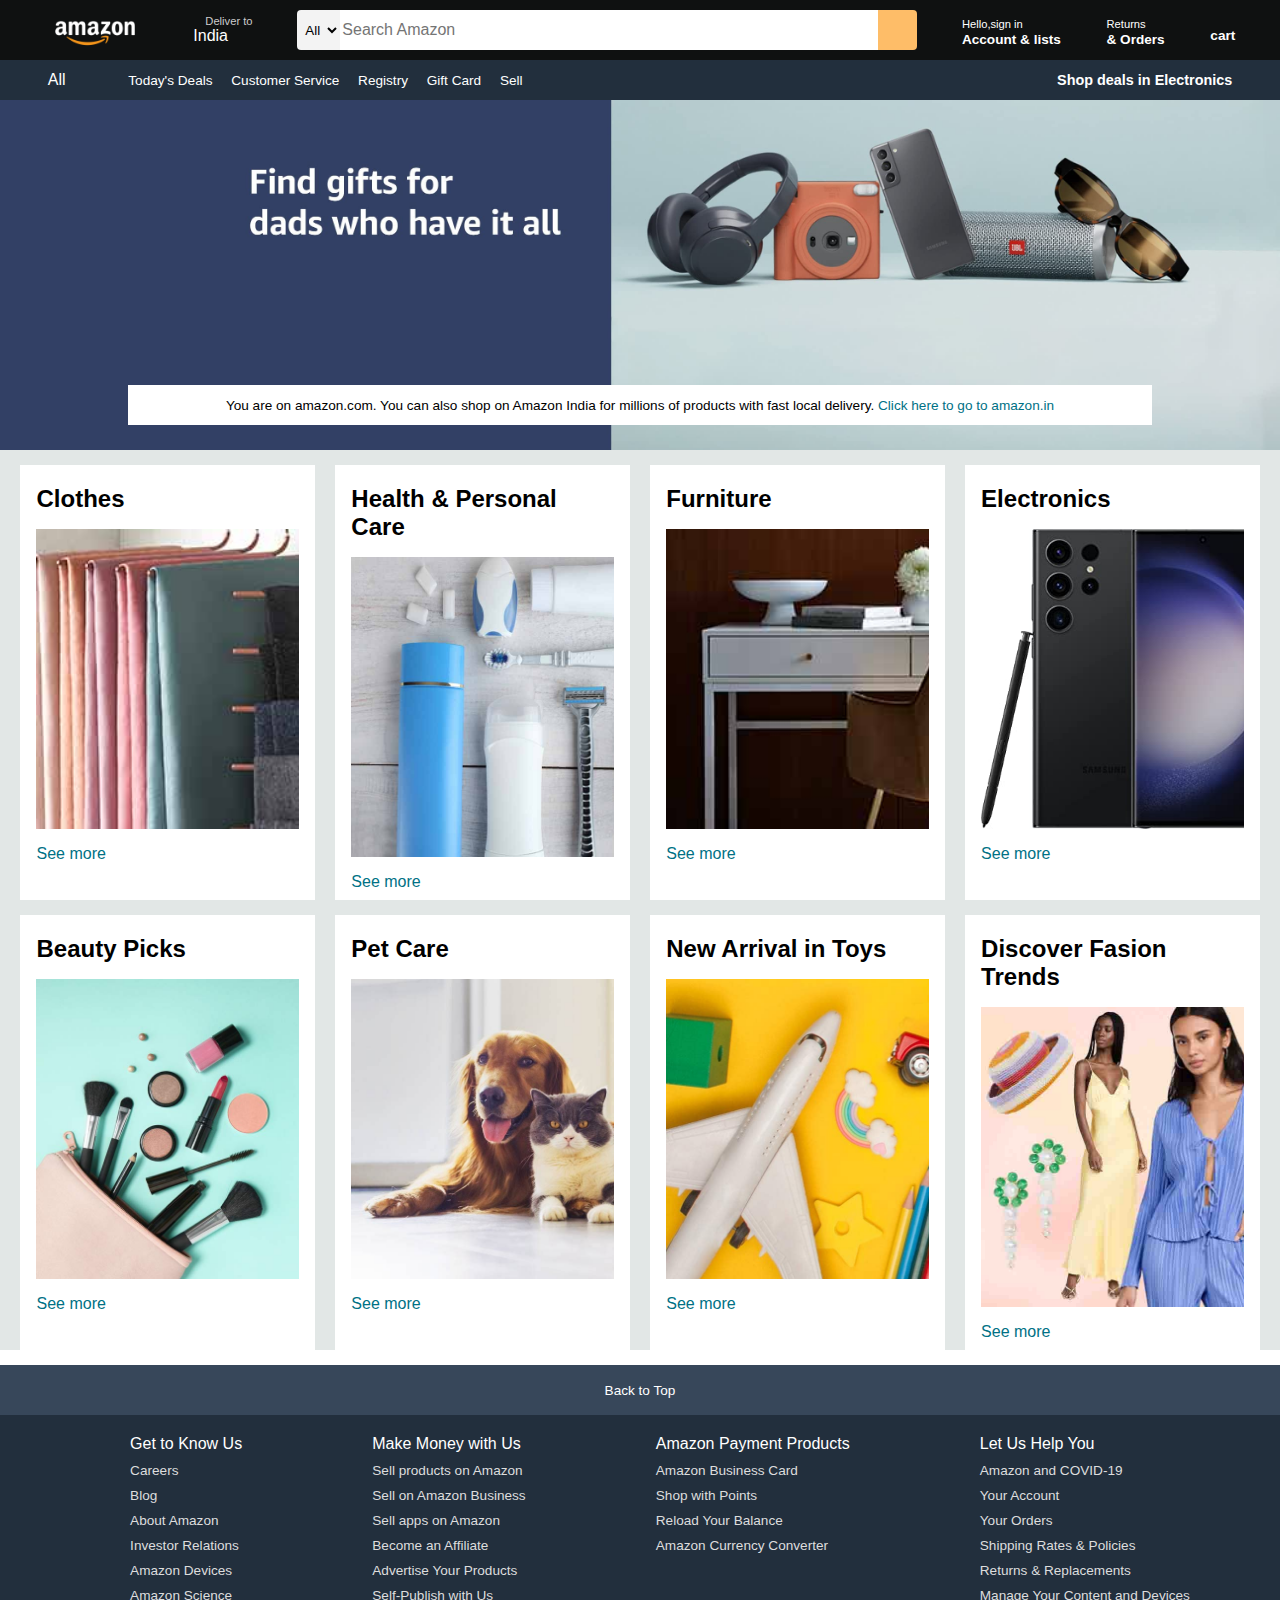
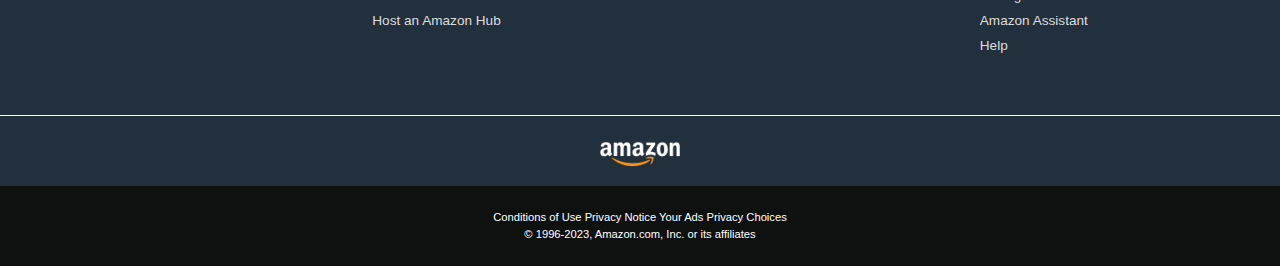
<file: Amazon Clone/index.html>
<!DOCTYPE html>
<html lang="en">

<head>
    <meta charset="UTF-8">
    <meta name="viewport" content="width=device-width, initial-scale=1.0">
    <title>Amazon</title>
    <link rel="stylesheet" href="https://cdnjs.cloudflare.com/ajax/libs/font-awesome/6.4.0/css/all.min.css"
        integrity="sha512-iecdLmaskl7CVkqkXNQ/ZH/XLlvWZOJyj7Yy7tcenmpD1ypASozpmT/E0iPtmFIB46ZmdtAc9eNBvH0H/ZpiBw=="
        crossorigin="anonymous" referrerpolicy="no-referrer" />
    <link rel="stylesheet" href="style.css">

</head>

<body>
    <header>
        <div class="navbar">
            <div class="nav-logo border">
                <div class="logo"></div>
            </div>
            <div class="nav-address border">
                <p class="add-first">Deliver to</p>
                <div class="add-icon">
                    <i class="fa-solid fa-location-dot"></i>
                    <p class="add-second">India</p>
                </div>
            </div>
            <div class="nav-search">
                <select class="search-select">
                    <option value="">All</option>
                </select>
                <input placeholder="Search Amazon" class="search-input">
                <div class="search-icon">
                    <i class="fa-solid fa-magnifying-glass"></i>
                </div>
            </div>
            <div class="nav-singin border">
                <p><span>Hello,sign in</span></p>
                <p class="nav-second">Account & lists</p>
            </div>
            <div class="nav-return border">
                <p><span>Returns</span></p>
                <p class="nav-second">& Orders</p>
            </div>
            <div class="nav-cart border">
                <i class="fa-solid fa-cart-shopping"></i>
                cart
            </div>

        </div>
        <div class="panel">
            <div class="panel-all">
                <i class="fa-solid fa-bars"></i>
                All
            </div>
            <div class="panel-ops">
                <p>Today's Deals</p>
                <p>Customer Service</p>
                <p>Registry</p>
                <p>Gift Card</p>
                <p>Sell</p>
            </div>
            <div class="panel-deals">
                Shop deals in Electronics
            </div>
        </div>
    </header>
    <div class="hero-section">
        <div class="hero-msg">
            <p>You are on amazon.com. You can also shop on Amazon India for millions of products with fast local
                delivery. <a>Click here to go to amazon.in</a></p>
        </div>
    </div>
    <div class="shop-section">
        <div class="box">
            <div class="box-content">
                <h2>Clothes</h2>
                <div class="box-img" style="background-image: url('images/box1_image.jpg');"></div>
                <p>See more</p>
            </div>
        </div>
        <div class="box">
            <div class="box-content">
                <h2>Health & Personal Care</h2>
                <div class="box-img" style="background-image: url('images/box2_image.jpg');"></div>
                <p>See more</p>
            </div>
        </div>
        <div class="box">
            <div class="box-content">
                <h2>Furniture</h2>
                <div class="box-img" style="background-image: url('images/box3_image.jpg');"></div>
                <p>See more</p>
            </div>
        </div>
        <div class="box">
            <div class="box-content">
                <h2>Electronics</h2>
                <div class="box-img" style="background-image: url('images/box4_image.jpg');"></div>
                <p>See more</p>
            </div>
        </div>
        <div class="box">
            <div class="box-content">
                <h2>Beauty Picks</h2>
                <div class="box-img" style="background-image: url('images/box5_image.jpg');"></div>
                <p>See more</p>
            </div>
        </div>
        <div class="box">
            <div class="box-content">
                <h2>Pet Care</h2>
                <div class="box-img" style="background-image: url('images/box6_image.jpg');"></div>
                <p>See more</p>
            </div>
        </div>
        <div class="box">
            <div class="box-content">
                <h2>New Arrival in Toys</h2>
                <div class="box-img" style="background-image: url('images/box7_image.jpg');"></div>
                <p>See more</p>
            </div>
        </div>
        <div class="box">
            <div class="box-content">
                <h2>Discover Fasion Trends</h2>
                <div class="box-img" style="background-image: url('images/box8_image.jpg');"></div>
                <p>See more</p>
            </div>
        </div>
    </div>

    <footer>
        <div class="foot-panel1">
            Back to Top
        </div>
        <div class="foot-panel2">
            <ul>
                <p>Get to Know Us</p>
                <a>Careers</a>
                <a>Blog</a>
                <a>About Amazon</a>
                <a>Investor Relations</a>
                <a>Amazon Devices</a>
                <a>Amazon Science</a>
            </ul>
            <ul>
                <p>Make Money with Us</p>
                <a>Sell products on Amazon</a>
                <a>Sell on Amazon Business</a>
                <a>Sell apps on Amazon</a>
                <a>Become an Affiliate</a>
                <a>Advertise Your Products</a>
                <a>Self-Publish with Us</a>
                <a>Host an Amazon Hub</a>

            </ul>
            <ul>
                <p>Amazon Payment Products</p>
                <a>Amazon Business Card</a>
                <a>Shop with Points</a>
                <a>Reload Your Balance</a>
                <a>Amazon Currency Converter</a>
            </ul>
            <ul>
                <p>Let Us Help You</p>
                <a>Amazon and COVID-19</a>
                <a>Your Account</a>
                <a>Your Orders</a>
                <a>Shipping Rates & Policies</a>
                <a>Returns & Replacements</a>
                <a>Manage Your Content and Devices</a>
                <a>Amazon Assistant</a>
                <a>Help</a>
            </ul>
        </div>
        <div class="foot-panel3">
            <div class="logo"></div>
        </div>
        <div class="foot-panel4">
            <div class="pages">
                <a>Conditions of Use</a>
                <a>Privacy Notice</a>
                <a>Your Ads Privacy Choices</a>
            </div>
            <div class="copyright">
                © 1996-2023, Amazon.com, Inc. or its affiliates
            </div>
        </div>
    </footer>
</body>

</html>
</file>
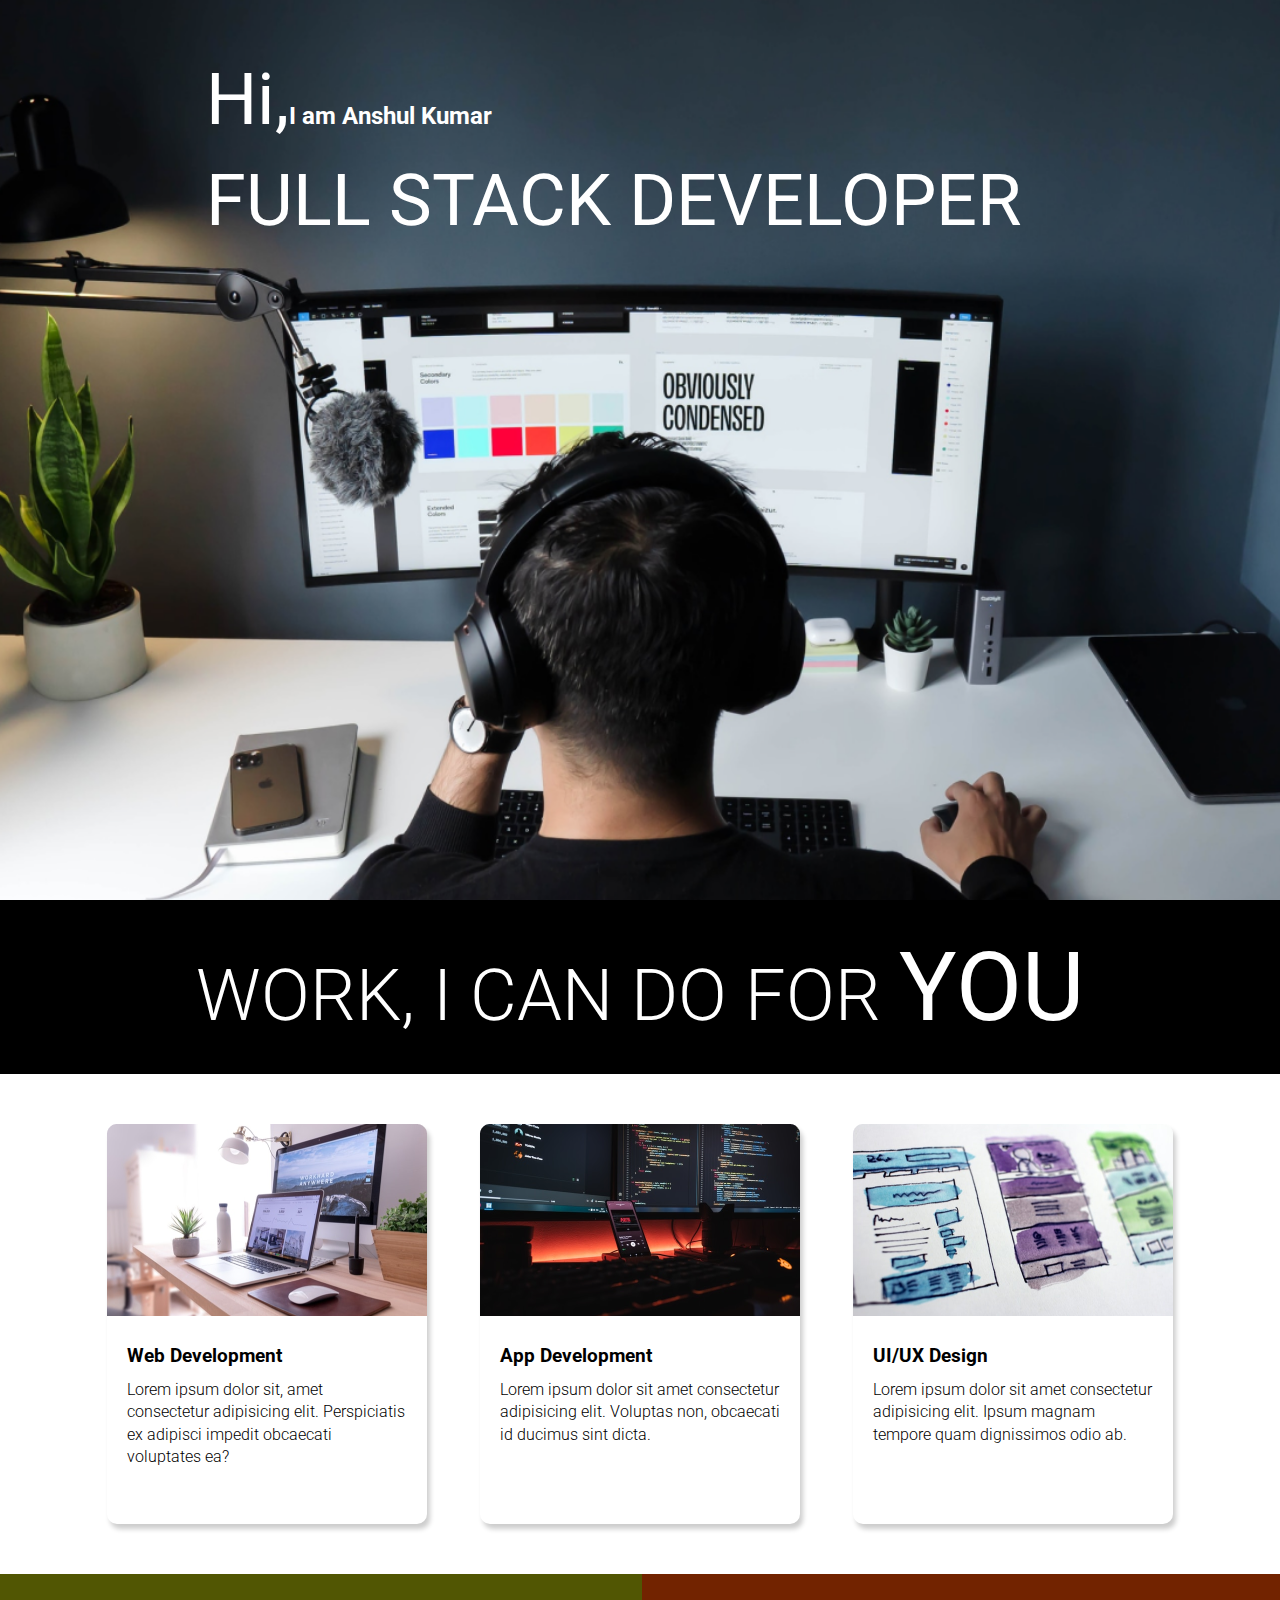
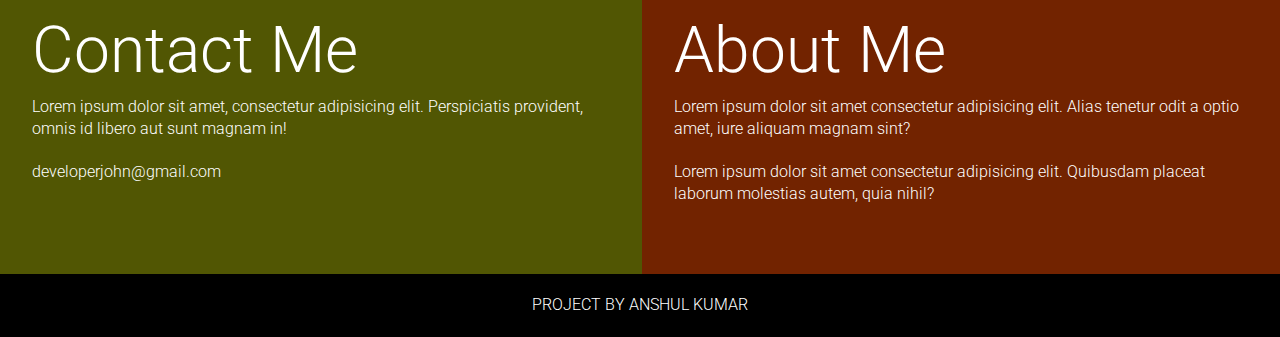
<file: Landing page/index.html>
<!DOCTYPE html>
<html lang="en">

<head>
    <meta charset="UTF-8">
    <meta name="viewport" content="width=device-width, initial-scale=1.0">
    <title>Developer | Landing Page</title>
    <link rel="stylesheet" href="style.css">
</head>

<body>
    <section class="hero_section">
        <div class="text_container">
            <h2><span class="lg_text">Hi,</span>I am Anshul Kumar</h2>
            <h1 class="lg_text">FULL STACK DEVELOPER</h1>
        </div>
    </section>
    <section class="black_box">
        <h2>WORK, I CAN DO FOR <span>YOU</span></h2>
    </section>
    <section class="work">
        <div class="grid_item">
            <div class="card">
                <div class="image_container">
                    <img src="images/web.png" alt="web development">
                </div>
                <div class="card_container">
                    <h3>Web Development</h3>
                    <p>Lorem ipsum dolor sit, amet consectetur adipisicing elit. Perspiciatis ex adipisci impedit
                        obcaecati
                        voluptates ea?</p>
                </div>
            </div>
        </div>
        <div class="grid_item">
            <div class="card">
                <div class="image_container">
                    <img src="images/mobile.png" alt="app development">
                </div>
                <div class="card_container">
                    <h3>App Development</h3>
                    <p>Lorem ipsum dolor sit amet consectetur adipisicing elit. Voluptas non, obcaecati id ducimus sint
                        dicta.</p>
                </div>
            </div>
        </div>
        <div class="grid_item">
            <div class="card">
                <div class="image_container">
                    <img src="images/uiux.png" alt="uiux development">
                </div>
                <div class="card_container">
                    <h3>UI/UX Design</h3>
                    <p>Lorem ipsum dolor sit amet consectetur adipisicing elit. Ipsum magnam tempore quam dignissimos
                        odio
                        ab.</p>
                </div>
            </div>
        </div>
    </section>
    <section class="bottom_section">
        <div class="contact">
            <h2>Contact Me</h2>
            <p>Lorem ipsum dolor sit amet, consectetur adipisicing elit. Perspiciatis provident, omnis id libero aut
                sunt magnam in!</p>
            <p>developerjohn@gmail.com</p>
        </div>
        <div class="about">
            <h2>About Me</h2>
            <p>Lorem ipsum dolor sit amet consectetur adipisicing elit. Alias tenetur odit a optio amet, iure aliquam
                magnam sint?</p>
            <p>Lorem ipsum dolor sit amet consectetur adipisicing elit. Quibusdam placeat laborum molestias autem, quia
                nihil?</p>
        </div>
    </section>
    <footer>
        Project by Anshul Kumar
    </footer>
</body>

</html>
</file>
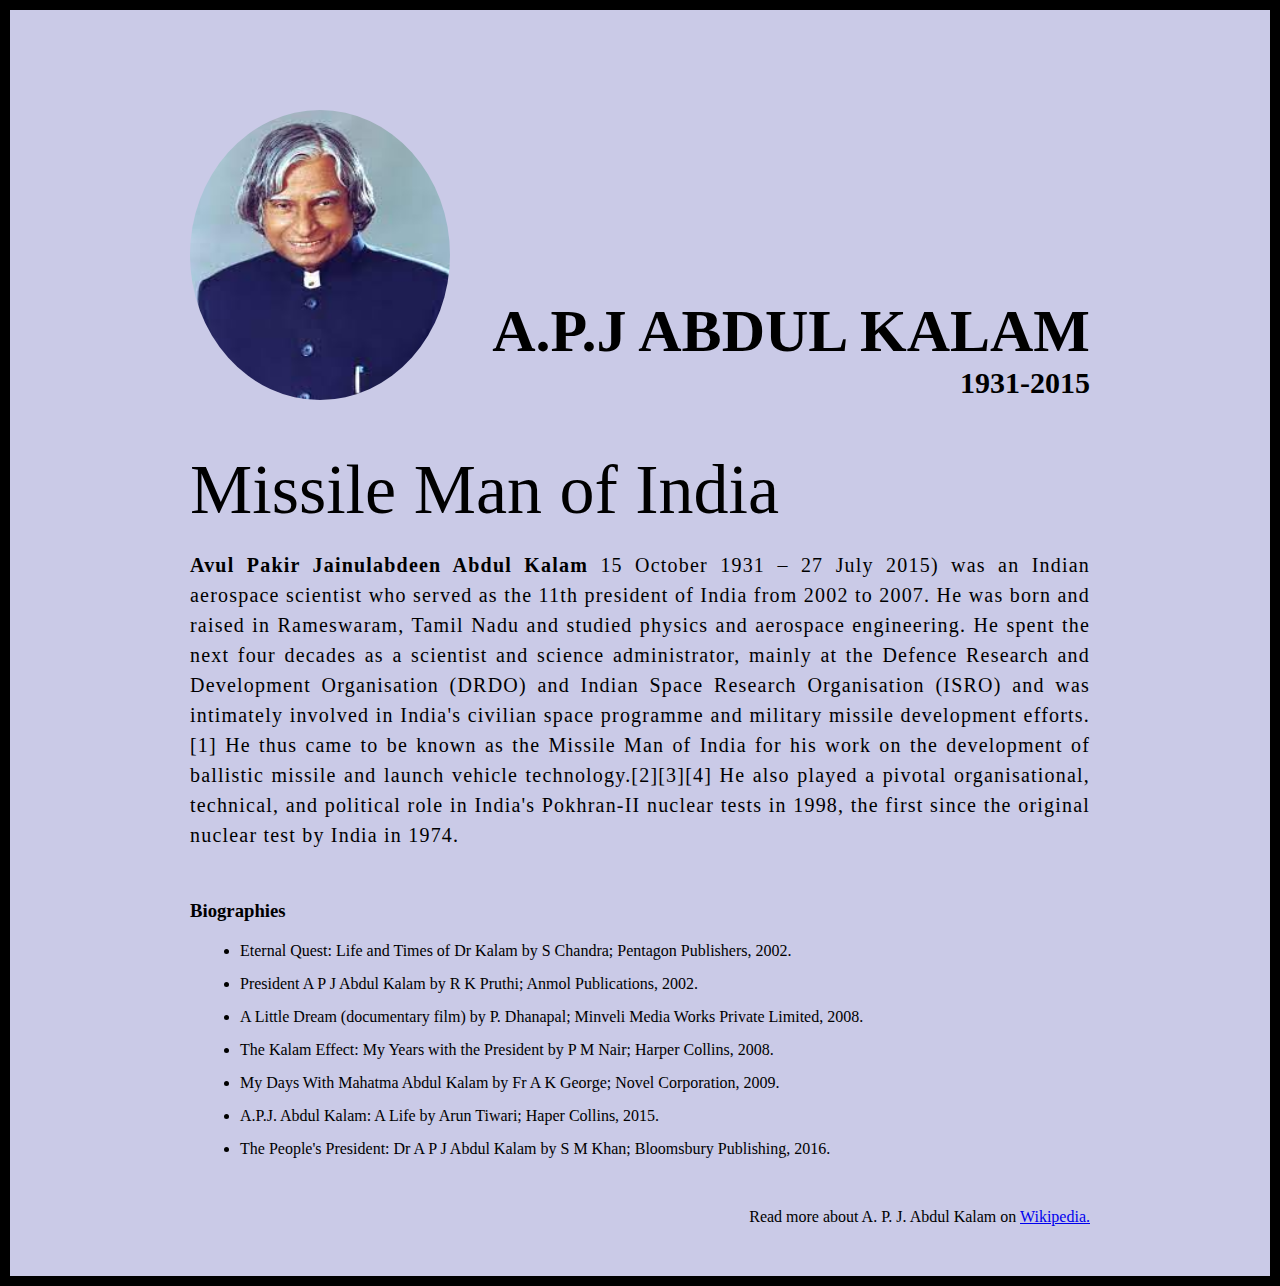
<file: the tribute page/first.html>
<!DOCTYPE html>
<html lang="en">
<head>
    <meta charset="UTF-8">
    <meta name="viewport" content="width=device-width, initial-scale=1.0">
    <title>The Tribute Website </title>
    <link rel="stylesheet" href="style.css">
</head>
<body>
<div class="container">
    <div class="content">
       <section class="top_section">
        <section class="image_cont">
            <img src="./images\download.jpg" alt="tribute">
        </section>
        <div>
            <h1>A.P.J Abdul Kalam</h1>
            <h3>1931-2015</h3>
        </div>
       </section>
       <section class="about_section">
        <h2>Missile Man of India</h2>
        <p>
          
            <b>Avul Pakir Jainulabdeen Abdul Kalam</b> 15 October 1931 – 27 July
            2015) was an Indian aerospace scientist who served as the 11th
            president of India from 2002 to 2007. He was born and raised in
            Rameswaram, Tamil Nadu and studied physics and aerospace
            engineering. He spent the next four decades as a scientist and
            science administrator, mainly at the Defence Research and
            Development Organisation (DRDO) and Indian Space Research
            Organisation (ISRO) and was intimately involved in India's civilian
            space programme and military missile development efforts.[1] He thus
            came to be known as the Missile Man of India for his work on the
            development of ballistic missile and launch vehicle
            technology.[2][3][4] He also played a pivotal organisational,
            technical, and political role in India's Pokhran-II nuclear tests in
            1998, the first since the original nuclear test by India in 1974.
        </p>
       </section>
       <section class="biography_section">
        <h3>Biographies</h3>
        <ul>
            <li>Eternal Quest: Life and Times of Dr Kalam by S Chandra; Pentagon
                Publishers, 2002.</li>
            <li>
                President A P J Abdul Kalam by R K Pruthi; Anmol Publications,
              2002.
            </li>
            <li>
                A Little Dream (documentary film) by P. Dhanapal; Minveli Media
                Works Private Limited, 2008.
              </li>
              <li>
                The Kalam Effect: My Years with the President by P M Nair; Harper
                Collins, 2008.
              </li>
              <li>
                My Days With Mahatma Abdul Kalam by Fr A K George; Novel
                Corporation, 2009.
              </li>
              <li>
                A.P.J. Abdul Kalam: A Life by Arun Tiwari; Haper Collins, 2015.
              </li>
              <li>
                The People's President: Dr A P J Abdul Kalam by S M Khan;
                Bloomsbury Publishing, 2016.
              </li>
            
        </ul>
       </section>
       <footer>
        <p>
            Read more about A. P. J. Abdul Kalam on
            <a href="https://en.wikipedia.org/wiki/A._P._J._Abdul_Kalam"
              >Wikipedia.</a>
          </p>
       </footer>
        
    </div>
</div>
    
</body>
</html>
</file>
<file: Amazon Clone/style.css>
* {
    margin: 0;
    font-family: arial;
    border: border-box;

}

.navbar {
    height: 60px;
    background-color: #0f1111;
    color: white;
    display: flex;
    align-items: center;
    justify-content: space-evenly;
}

.nav-logo {
    height: 50px;
    width: 100px;
}

.logo {
    background-image: url("images/amazon_logo.png");
    background-size: cover;
    height: 50px;
    width: 100px;
}

.border {
    border: 1px solid transparent;
}

.border:hover {
    border: 1px solid white;
}

/* box 2 */

.add-first {
    color: #cccccc;
    font-size: 0.7rem;
    margin-left: 15px;
}

.add-second {
    font-size: 1rem;
    margin-left: 3px;
}

.add-icon {
    display: flex;
    align-items: center;
}

/* box 3 */
.nav-search {
    display: flex;
    justify-content: space-evenly;
    width: 620px;
    height: 40px;
    border-radius: 4px;
}

.search-select {
    background-color: #f3f3f3;
    width: 50px;
    text-align: center;
    border-top-left-radius: 4px;
    border-bottom-left-radius: 4px;
    border: none;

}

.search-input {
    width: 100%;
    font-size: 1rem;
    border: none;
}

.search-icon {
    width: 45px;
    display: flex;
    justify-content: center;
    align-items: center;
    font-size: 1.2rem;
    background-color: #febd68;
    border-top-right-radius: 4px;
    border-bottom-right-radius: 4px;
    color: #0f1111;
}

.nav-search:hover {
    border: 2px solid orange;
}

/* box 4 */

span {
    font-size: 0.7rem;

}

.nav-second {
    font-size: 0.85rem;
    font-weight: 700;
}

/* box 6 */
.nav-cart i {
    font-size: 30px;
}

.nav-cart {
    font-size: 0.85rem;
    font-weight: 700;
}

/* panel */

.panel {
    height: 40px;
    background-color: #222f3d;
    display: flex;
    color: white;
    align-items: center;
    justify-content: space-evenly;
}

.panel-ops p {
    display: inline;
    margin-left: 15px;
}

.panel-ops {
    width: 70%;
    font-size: 0.85rem;
}

.panel-deals {
    font-size: 0.9rem;
    font-weight: 700;
}

/* hero section */
.hero-section {
    background-image: url("images/hero_image.jpg");
    background-size: cover;
    height: 350px;
    display: flex;
    justify-content: center;
    align-items: flex-end;
}

.hero-msg {
    background-color: white;
    color: black;
    height: 40px;
    display: flex;
    align-items: center;
    justify-content: center;
    font-size: 0.85rem;
    width: 80%;
    margin-bottom: 25px;
}

.hero-msg a {
    color: #007185;
}

/* shop section */

.shop-section {
    display: flex;
    flex-wrap: wrap;
    justify-content: space-evenly;
    background-color: #e2e7e6;
}

.box {
    /* border: 2px solid black; */
    height: 400px;
    width: 23%;
    background-color: white;
    padding: 20px 0px 15px;
    margin-top: 15px;
}

.box-img {
    height: 300px;
    background-size: cover;
    margin-top: 1rem;
    margin-bottom: 1rem;

}

.box-content {
    margin-left: 1rem;
    margin-right: 1rem;

}

.box-content p {
    color: #007185;
}

/* footer */

footer {
    margin-top: 15px;
}

.foot-panel1 {
    background-color: #37475a;
    color: white;
    height: 50px;
    display: flex;
    justify-content: center;
    align-items: center;
    font-size: 0.85rem;
}

.foot-panel2 {
    background-color: #222f3d;
    color: white;
    height: 300px;
    display: flex;
    justify-content: space-evenly;
}

ul {
    margin-top: 20px;
}

ul a {
    display: block;
    font-size: 0.85rem;
    margin-top: 10px;
    color: #dddddd;
}

.foot-panel3 {
    background-color: #222f3d;
    border-top: 0.5px solid white;
    height: 70px;
    display: flex;
    justify-content: center;
    align-items: center;
}

/* .logo{
    background-image: url("images/amazon_logo.png");
    background-size: cover;
    height: 50px;
    width: 100px;
} */

.foot-panel4 {
    background-color: #0f1111;
    color: white;
    height: 80px;
    font-size: 0.7rem;
    text-align: center;

}

.pages {
    padding-top: 25px;

}

.copyright {
    padding-top: 5px;

}
</file>
<file: Landing page/style.css>
@import url("https://fonts.googleapis.com/css2?family=Roboto:ital,wght@0,100;0,300;0,400;0,500;0,700;0,900;1,100;1,300;1,400;1,500;1,700;1,900&display=swap");

* {
    margin: 0;
    padding: 0;
    box-sizing: border-box;

}

html,
body {
    line-height: 1.4;
    font-weight: 300;
    font-family: "Roboto", sans-serif;
}

.hero_section {
    background-image: url(images/developer.png);
    min-height: 100vh;
    background-position: center;
    background-size: cover;
    background-repeat: no-repeat;
}

.text_container {
    color: white;
    max-width: 900px;
    margin: 0 auto;
    padding-top: 50px;
    padding-left: 16px;
}

.lg_text {
    font-size: 72px;
    font-weight: 400;
}

.black_box {
    background-color: #000;
    padding: 20px;

}

.black_box h2 {
    font-weight: 300;
    font-size: 72px;
    color: white;
    text-align: center;

}

.black_box h2 span {
    font-weight: 400;
    font-size: 96px;
}

.work {
    display: grid;
    gap: 20px;
    grid-template-columns: repeat(auto-fit, minmax(320px, 1fr));
    margin: 50px auto;
    max-width: 1100px;

}

.grid_item {
    display: flex;
    justify-content: center;
    align-items: center;
}

.card {
    max-width: 320px;
    height: 400px;
    border-radius: 10px;
    box-shadow: 3px 5px 5px rgba(1, 1, 1, 0.2);
    transition: 0.3s, ease-in-out;
}

.card:hover {
    transform: scale(1.04);
    box-shadow: 3px 5px 5px rgba(1, 1, 1, 0.4);
    transition: 0.3s, ease-in-out;
}

.card_container {
    padding: 20px;
}

.card_container h3 {
    margin-bottom: 10px;

}

.bottom_section {
    display: flex;
}

.contact {
    background-color: #515603;

}

.about {
    background-color: #722300;
}

.contact,
.about {
    min-height: 300px;
    padding: 32px;
    color: white;
}

.about p,
.contact p {
    margin-bottom: 20px;
}

.about h2,
.contact h2 {
    font-size: 64px;
    font-weight: 300;
}

footer {
    text-align: center;
    text-transform: uppercase;
    background-color: #000;
    padding: 20px;
    color: white
}

@media (max-width: 656px) {
    .hero_section {
        min-height: 50vh;
    }

    .text_container {
        padding: 10px 0;
        text-align: center;
    }

    .lg_text {
        font-size: 32px;
    }

    .black_box h2 {
        font-size: 24px;

    }

    .black_box h2 span {
        font-weight: 400;
        font-size: 32px;
    }

    .bottom_section {
        flex-direction: column;
    }

    h1 {
        font-size: 32px;
    }

    .about h2,
    .contact h2 {
        font-size: 32px;
    }
}
</file>
<file: the tribute page/style.css>
*{
    padding: 0;
    margin: 0;
    box-sizing: border-box;
}
.container{
    background-color: rgb(202, 202, 231);
    min-height: 100vh;
    border: 10px solid black;
}  

.content{
    max-width: 900px;
    margin: 0 auto;
}
.top_section{
    margin-top: 100px;
    display: flex;
    justify-content: space-between;
    align-items: flex-end;
}
.top_section h1{
    font-size: 60px;
    font-weight: bold;
    color: black;
    text-transform: uppercase;
}
.top_section h3{
    font-size: 30px;
    text-align: end;
}
.image_cont{
    border-radius: 50%;
    overflow: hidden;
}
.image_cont,img{
    width: 260px;
    height: 290px;
    
}
.about_section{
    margin-top: 50px;
}

.about_section h2{
    font-size: 70px;
    font-weight: 400;
    margin-bottom: 20px;
}
.about_section p{
    font-size: 20px;
    line-height: 30px;
    letter-spacing: 1.2px;
    text-align: justify;

}
.biography_section{
    margin: 50px 0;
}
.biography_section h3{
    margin-bottom: 20px;
}
.biography_section ul{
    margin-left: 50px;

}
.biography_section li{
    margin-bottom: 15px;
}
footer{
    margin:50px 0;

}
footer p{
    text-align: end;
}
</file>
